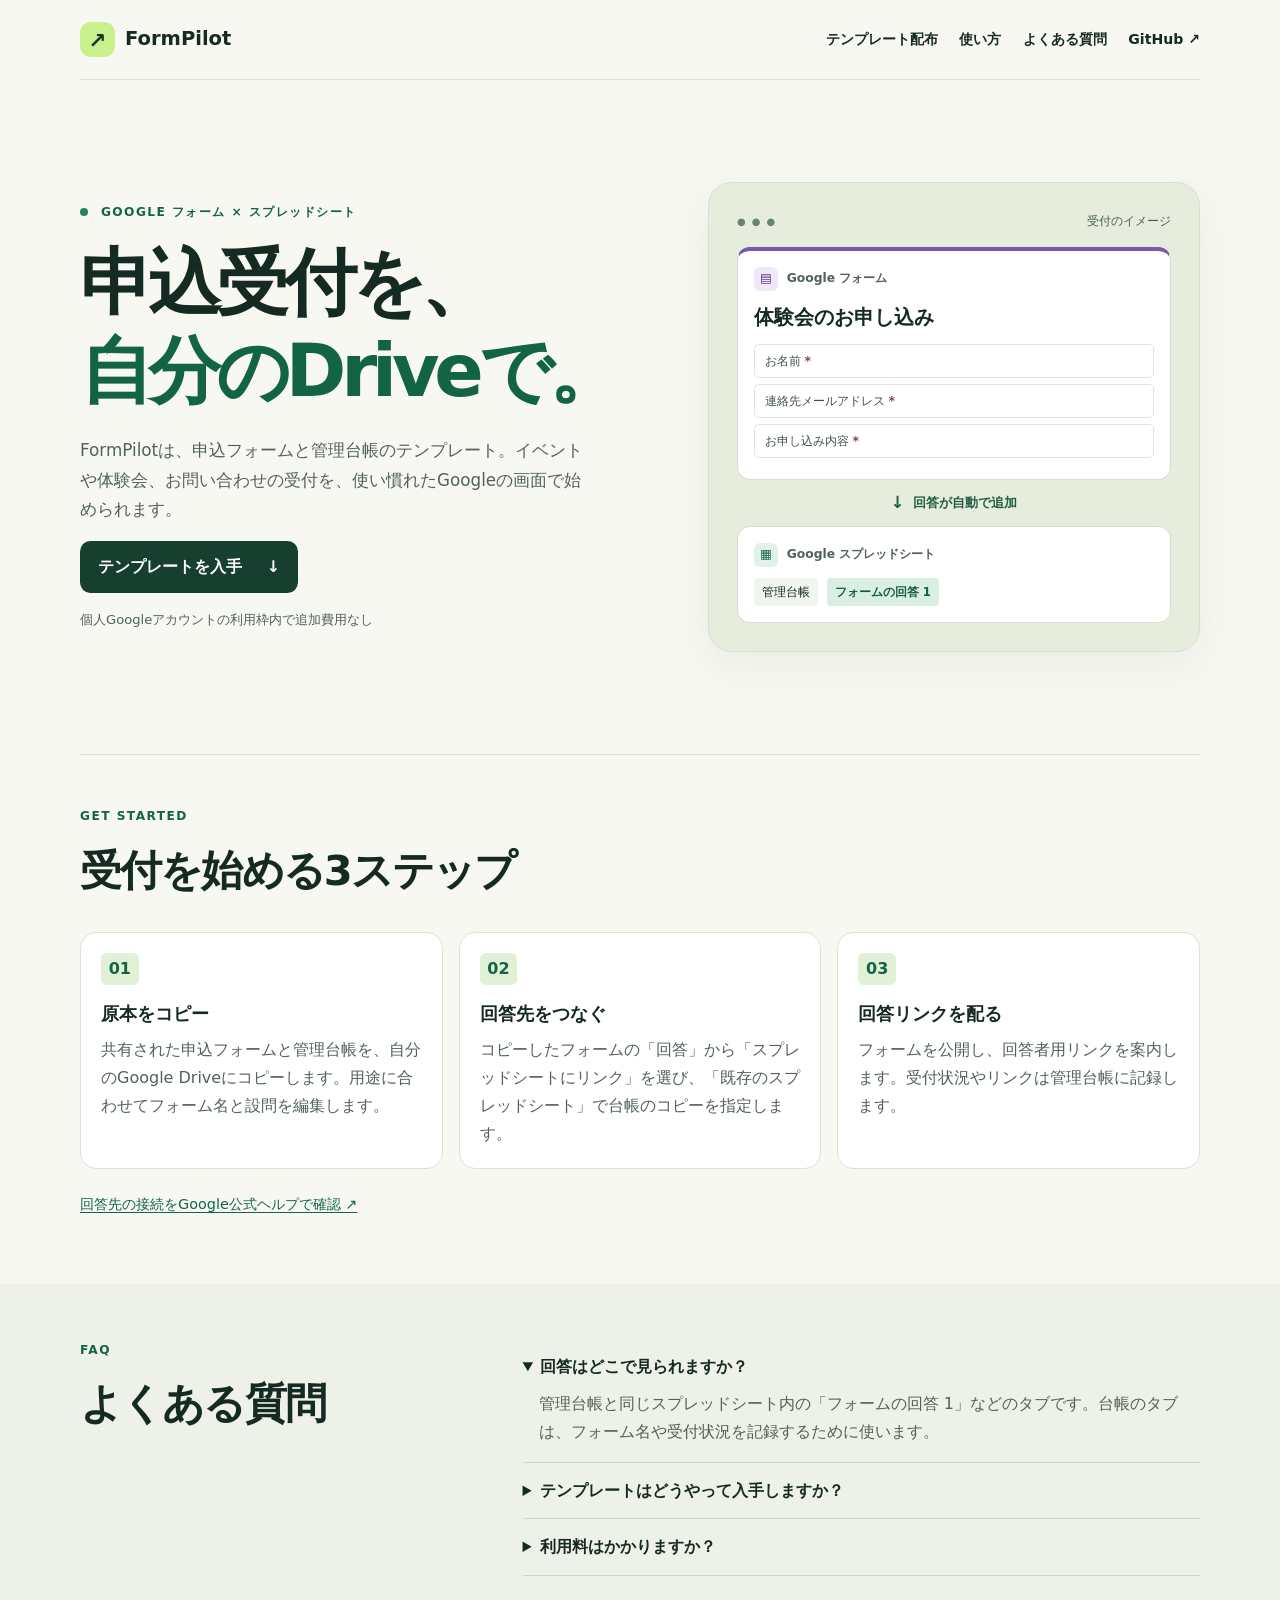
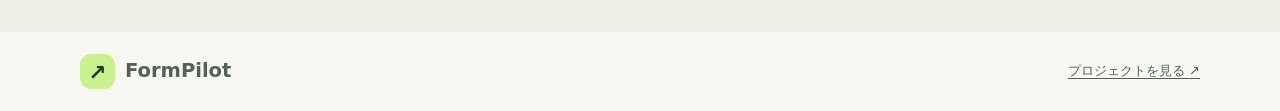
<file: index.html>
<!doctype html>
<html lang="ja">
<head>
  <meta charset="utf-8">
  <meta name="viewport" content="width=device-width,initial-scale=1">
  <meta name="description" content="FormPilotは、Googleフォームとスプレッドシートを組み合わせた申込受付テンプレートです。">
  <meta name="theme-color" content="#f7f8f2">
  <title>FormPilot｜申込受付テンプレート</title>
  <link rel="stylesheet" href="./intro.css">
</head>
<body>
  <header class="site-header wrap">
    <a class="brand" href="./"><span class="mark" aria-hidden="true">↗</span> FormPilot</a>
    <nav aria-label="メインメニュー"><a href="./templates.html">テンプレート配布</a><a href="#start">使い方</a><a href="#faq">よくある質問</a><a href="https://github.com/morigu812-svg/Form-Pilot">GitHub ↗</a></nav>
  </header>
  <main>
    <section class="hero wrap" aria-labelledby="hero-title">
      <div>
        <p class="eyebrow"><span></span> GOOGLE フォーム × スプレッドシート</p>
        <h1 id="hero-title">申込受付を、<br><em>自分のDriveで。</em></h1>
        <p class="lead">FormPilotは、申込フォームと管理台帳のテンプレート。イベントや体験会、お問い合わせの受付を、使い慣れたGoogleの画面で始められます。</p>
        <a class="button" href="./templates.html">テンプレートを入手 <span aria-hidden="true">↓</span></a>
        <p class="note">個人Googleアカウントの利用枠内で追加費用なし</p>
      </div>
      <div class="demo" aria-label="申込フォームから回答が台帳の別タブに入るイメージ">
        <div class="demo-top"><span class="dots" aria-hidden="true">● ● ●</span><span>受付のイメージ</span></div>
        <div class="form-card">
          <div class="demo-label"><span class="mini purple" aria-hidden="true">▤</span> Google フォーム</div>
          <p class="sample-title">体験会のお申し込み</p>
          <div class="sample-input">お名前 <b>*</b></div><div class="sample-input">連絡先メールアドレス <b>*</b></div><div class="sample-input">お申し込み内容 <b>*</b></div>
        </div>
        <div class="flow"><span aria-hidden="true">↓</span> 回答が自動で追加</div>
        <div class="sheet-card">
          <div class="demo-label"><span class="mini green" aria-hidden="true">▦</span> Google スプレッドシート</div>
          <div class="tabs"><span>管理台帳</span><strong>フォームの回答 1</strong></div>
        </div>
      </div>
    </section>

    <section class="section wrap" id="start" aria-labelledby="start-title">
      <div class="section-heading"><p class="eyebrow">GET STARTED</p><h2 id="start-title">受付を始める3ステップ</h2></div>
      <ol class="steps">
        <li><span class="number">01</span><h3>原本をコピー</h3><p>共有された申込フォームと管理台帳を、自分のGoogle Driveにコピーします。用途に合わせてフォーム名と設問を編集します。</p></li>
        <li><span class="number">02</span><h3>回答先をつなぐ</h3><p>コピーしたフォームの「回答」から「スプレッドシートにリンク」を選び、「既存のスプレッドシート」で台帳のコピーを指定します。</p></li>
        <li><span class="number">03</span><h3>回答リンクを配る</h3><p>フォームを公開し、回答者用リンクを案内します。受付状況やリンクは管理台帳に記録します。</p></li>
      </ol>
      <p class="guide"><a href="https://support.google.com/docs/answer/2917686?hl=ja">回答先の接続をGoogle公式ヘルプで確認 ↗</a></p>
    </section>

    <section class="faq-band" id="faq" aria-labelledby="faq-title">
      <div class="wrap faq">
        <div><p class="eyebrow">FAQ</p><h2 id="faq-title">よくある質問</h2></div>
        <div>
          <details open><summary>回答はどこで見られますか？</summary><p>管理台帳と同じスプレッドシート内の「フォームの回答 1」などのタブです。台帳のタブは、フォーム名や受付状況を記録するために使います。</p></details>
          <details><summary>テンプレートはどうやって入手しますか？</summary><p><a href="./templates.html">テンプレート配布ページ</a>から、申込フォームの作り方と管理台帳のひな形を利用できます。</p></details>
          <details><summary>利用料はかかりますか？</summary><p>Googleフォームとスプレッドシートの標準機能を使う方式です。個人Googleアカウントの利用枠内なら、FormPilot用のサーバーや独自ドメインの契約は不要です。</p></details>
        </div>
      </div>
    </section>
  </main>
  <footer class="wrap"><a class="brand" href="./"><span class="mark" aria-hidden="true">↗</span> FormPilot</a><a href="https://github.com/morigu812-svg/Form-Pilot">プロジェクトを見る ↗</a></footer>
</body>
</html>
</file>
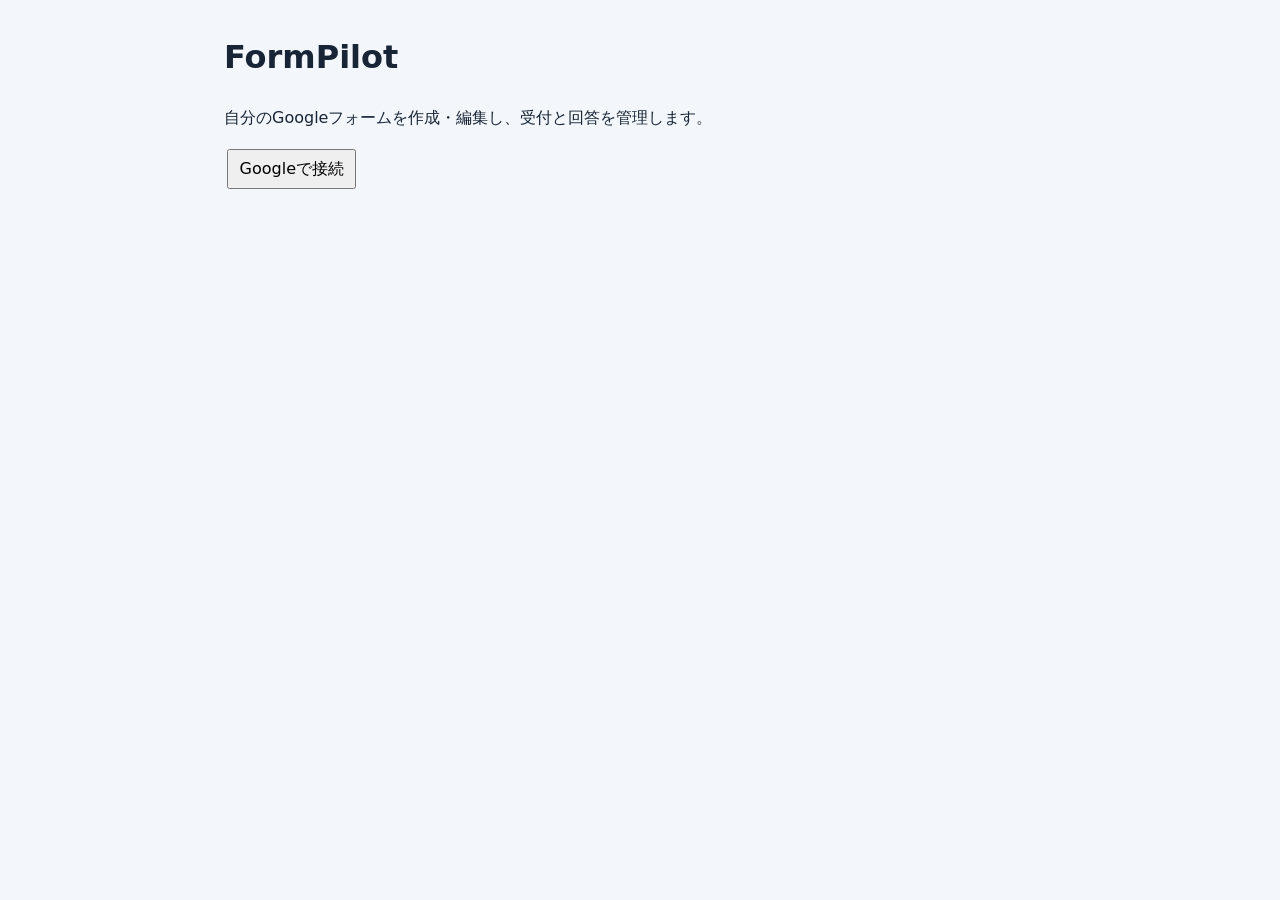
<file: legacy.html>
<!doctype html>
<html lang="ja">
<head>
  <meta charset="utf-8">
  <meta name="viewport" content="width=device-width, initial-scale=1">
  <title>FormPilot</title>
  <link rel="stylesheet" href="./style.css">
  <script src="https://accounts.google.com/gsi/client" defer></script>
  <script src="https://apis.google.com/js/api.js" defer></script>
  <script type="module" src="./app.js"></script>
</head>
<body>
  <main>
    <h1>FormPilot</h1>
    <p>自分のGoogleフォームを作成・編集し、受付と回答を管理します。</p>
    <p id="account"></p>
    <button id="connect">Googleで接続</button>
    <button id="disconnect" hidden>ログアウト</button>
    <p id="status" role="status"></p>
    <section id="dashboard" hidden>
      <h2>自分のフォーム <span id="count"></span></h2>
      <form id="create">
        <label>フォーム名 <input name="title" required maxlength="300"></label>
        <button>新規作成</button>
      </form>
      <button id="refresh">一覧を更新</button>
      <button id="import">Driveから取り込む</button>
      <button id="ledger">管理台帳を更新</button>
      <a id="ledger-link" target="_blank" rel="noopener noreferrer" hidden>管理台帳を開く</a>
      <ul id="forms"></ul>
    </section>
    <section id="detail" hidden>
      <h2>フォーム編集</h2>
      <p id="publication"></p>
      <p><a id="native" target="_blank" rel="noopener noreferrer">Google Formsで開く</a>
        <a id="responder" target="_blank" rel="noopener noreferrer" hidden>回答ページを開く</a></p>
      <div class="actions">
        <button id="start">受付開始</button>
        <button id="stop">受付停止</button>
        <button id="unpublish">非公開</button>
        <button id="sharing">リンク公開設定</button>
        <button id="trash">ゴミ箱に移動</button>
      </div>
      <form id="edit">
        <label>タイトル <input id="title" required></label>
        <label>説明 <textarea id="description"></textarea></label>
        <div id="items"></div>
        <button id="add" type="button">質問を追加</button>
        <button>編集を保存</button>
      </form>
      <h3>回答</h3>
      <button id="responses">回答を表示</button>
      <button id="more" hidden>次のページ</button>
      <pre id="answer-list" hidden></pre>
    </section>
  </main>
</body>
</html>
</file>
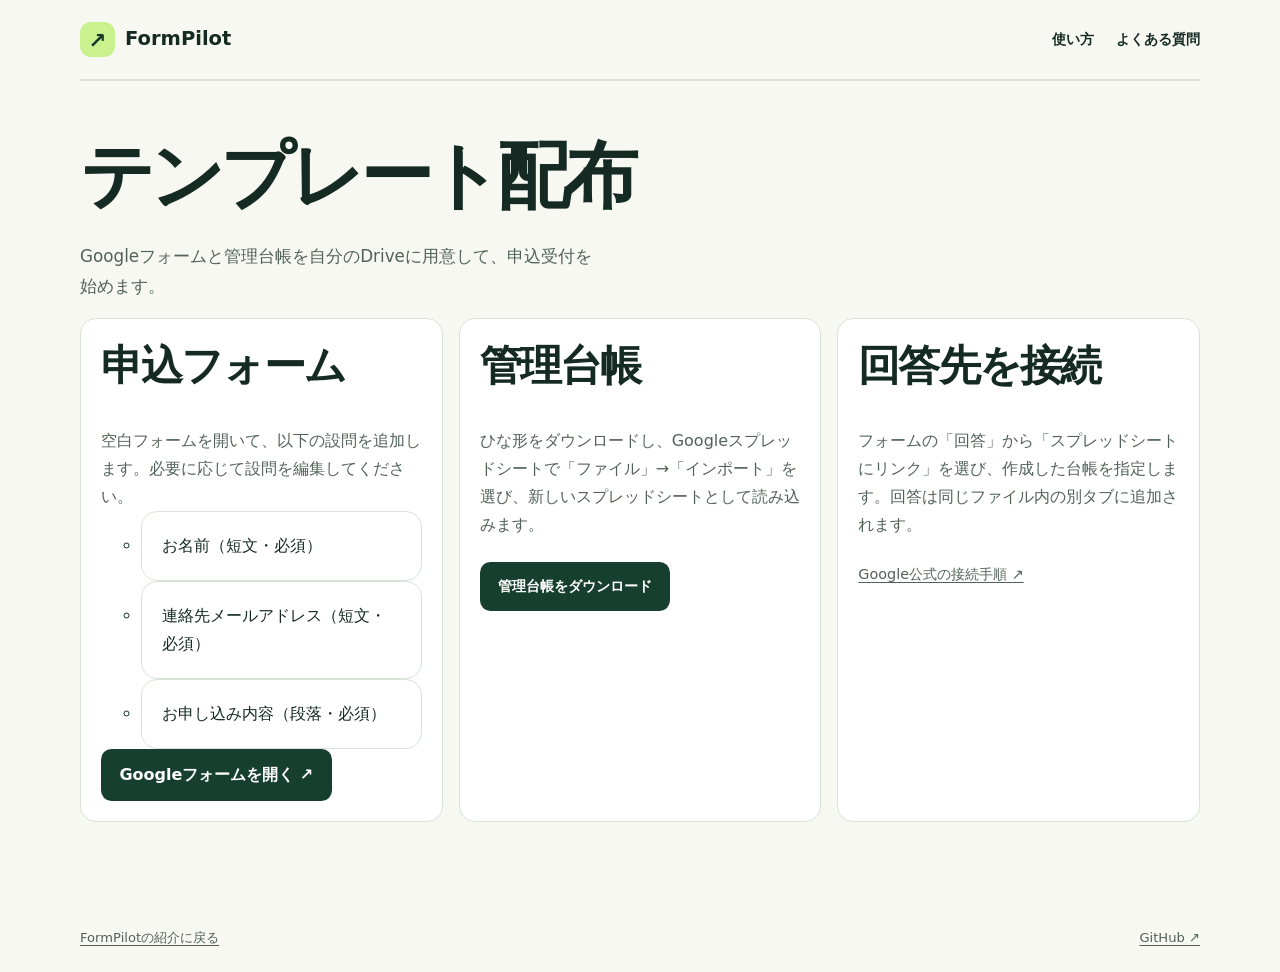
<file: templates.html>
<!doctype html>
<html lang="ja">
<head>
  <meta charset="utf-8">
  <meta name="viewport" content="width=device-width,initial-scale=1">
  <meta name="description" content="FormPilotの申込フォームと管理台帳のひな形を使って受付を始めます。">
  <title>テンプレート配布｜FormPilot</title>
  <link rel="stylesheet" href="./intro.css">
</head>
<body>
  <header class="site-header wrap">
    <a class="brand" href="./"><span class="mark" aria-hidden="true">↗</span> FormPilot</a>
    <nav aria-label="メインメニュー"><a href="./#start">使い方</a><a href="./#faq">よくある質問</a></nav>
  </header>
  <main class="wrap">
    <section class="section" aria-labelledby="title">
      <h1 id="title">テンプレート配布</h1>
      <p class="lead">Googleフォームと管理台帳を自分のDriveに用意して、申込受付を始めます。</p>
      <ol class="steps">
        <li><h2>申込フォーム</h2>
          <p>空白フォームを開いて、以下の設問を追加します。必要に応じて設問を編集してください。</p>
          <ul>
            <li>お名前（短文・必須）</li>
            <li>連絡先メールアドレス（短文・必須）</li>
            <li>お申し込み内容（段落・必須）</li>
          </ul>
          <a class="button" href="https://forms.google.com/">Googleフォームを開く ↗</a>
        </li>
        <li><h2>管理台帳</h2>
          <p>ひな形をダウンロードし、Googleスプレッドシートで「ファイル」→「インポート」を選び、新しいスプレッドシートとして読み込みます。</p>
          <p class="guide"><a class="button" href="./formpilot-ledger.tsv" download>管理台帳をダウンロード</a></p>
        </li>
        <li><h2>回答先を接続</h2>
          <p>フォームの「回答」から「スプレッドシートにリンク」を選び、作成した台帳を指定します。回答は同じファイル内の別タブに追加されます。</p>
          <p class="guide"><a href="https://support.google.com/docs/answer/2917686?hl=ja">Google公式の接続手順 ↗</a></p>
        </li>
      </ol>
    </section>
  </main>
  <footer class="wrap"><a href="./">FormPilotの紹介に戻る</a><a href="https://github.com/morigu812-svg/Form-Pilot">GitHub ↗</a></footer>
</body>
</html>
</file>
<file: intro.css>
:root{font-family:system-ui,-apple-system,"Segoe UI",sans-serif;color:#152a23;background:#f7f8f2;line-height:1.75;--ink:#152a23;--muted:#526259;--green:#136447;--line:#d9e3d8}
*{box-sizing:border-box}
body{margin:0}
a{color:inherit;text-underline-offset:.24em}
a:focus-visible,summary:focus-visible{outline:3px solid #287e56;outline-offset:5px}
.wrap{width:min(1120px,calc(100% - 64px));margin-inline:auto}
.site-header,footer{display:flex;align-items:center;justify-content:space-between;gap:1rem;padding-block:22px;border-bottom:1px solid var(--line)}
.brand{display:inline-flex;align-items:center;gap:10px;font-size:1.22rem;font-weight:800;text-decoration:none;white-space:nowrap}
.mark{display:grid;place-items:center;width:35px;height:35px;border-radius:11px;background:#c9f18d;color:#16392b;font-size:1.35rem}
nav{display:flex;gap:1.35rem;flex-wrap:wrap;font-size:.88rem;font-weight:650}
nav a{text-decoration:none}
nav a:hover{text-decoration:underline}
.hero{display:grid;grid-template-columns:1.12fr 1fr;gap:clamp(30px,6vw,90px);align-items:center;padding-block:clamp(55px,8vw,115px)}
.eyebrow{font-size:.76rem;font-weight:800;letter-spacing:.12em;color:var(--green);margin:0 0 1rem}
.eyebrow span{display:inline-block;width:8px;height:8px;border-radius:50%;background:#27835c;margin-right:.45rem}
h1,h2,h3,p{margin-top:0}
h1{font-size:clamp(2.5rem,5.7vw,5.3rem);line-height:1.2;letter-spacing:-.07em;margin-bottom:1.4rem}
h1 em{font-style:normal;color:var(--green)}
.lead{max-width:32rem;color:var(--muted);font-size:1.05rem}
.button{display:inline-flex;align-items:center;gap:1.5rem;padding:.75rem 1.15rem;border-radius:.65rem;background:#173f30;color:white;text-decoration:none;font-weight:700}
.button:hover{background:#24684d}
.note{font-size:.82rem;color:var(--muted);margin:1rem 0 0}
.demo{border-radius:1.45rem;background:#e6eddc;border:1px solid #d6e1ce;padding:clamp(16px,3vw,28px);box-shadow:0 14px 40px #284b2310}
.demo-top,.demo-label,.flow,.tabs{display:flex;align-items:center;gap:.55rem}
.demo-top{justify-content:space-between;color:#486053;font-size:.76rem;margin-bottom:.9rem}
.dots{letter-spacing:.15em;color:#668471;font-size:.62rem}
.form-card,.sheet-card{background:white;border-radius:.8rem;padding:1rem;border:1px solid #d4ded2}
.form-card{border-top:4px solid #7957aa}
.demo-label{font-size:.77rem;color:var(--muted);font-weight:700}
.mini{display:grid;place-items:center;width:24px;height:24px;border-radius:6px}
.purple{background:#f0e7f9;color:#5a3288}
.green{background:#e1f2e8;color:#126145}
.sample-title{font-size:1.22rem;font-weight:800;margin:.6rem 0}
.sample-input{padding:.32rem .6rem;border:1px solid #e0e5df;border-radius:.3rem;margin:.35rem 0;color:#40524a;font-size:.78rem}
.sample-input b{color:#963b58}
.flow{justify-content:center;padding:.5rem;color:#225e46;font-size:.8rem;font-weight:700}
.flow span{font-size:1.05rem}
.tabs{margin-top:.7rem;flex-wrap:wrap;font-size:.73rem}
.tabs>*{background:#f2f4ef;padding:.23rem .5rem;border-radius:.25rem}
.tabs strong{background:#d8efe1;color:#185d43}
.section{padding:3.2rem 0 4.2rem;border-top:1px solid var(--line)}
h2{font-size:clamp(1.55rem,3.5vw,2.6rem);line-height:1.3;letter-spacing:-.045em}
.steps{list-style:none;padding:0;display:grid;grid-template-columns:repeat(3,1fr);gap:1rem}
.steps li{background:#fff;border:1px solid var(--line);border-radius:1rem;padding:1.25rem}
.number{display:inline-block;font-weight:800;color:var(--green);background:#e1f1d6;padding:.13rem .48rem;border-radius:.35rem;margin-bottom:.8rem}
h3{font-size:1.13rem;margin-bottom:.4rem}
.steps p,.faq p:not(.eyebrow){color:var(--muted);margin-bottom:0}
.guide{font-size:.9rem;color:var(--green);margin:1.4rem 0 0}
.faq-band{background:#edf1e7;padding:3.5rem 0}
.faq{display:grid;grid-template-columns:1fr 1.65fr;gap:2rem}
details{border-bottom:1px solid #cbd8cc;padding:.85rem 0}
summary{font-weight:720;cursor:pointer}
details p{padding:.55rem 0 .15rem 1rem}
footer{border-bottom:0;color:var(--muted);font-size:.82rem}
@media(max-width:760px){.wrap{width:calc(100% - 32px)}.hero,.faq,.steps{grid-template-columns:1fr}.hero{padding-block:46px;gap:26px}.faq{gap:.3rem}.section{padding-block:2.5rem}.site-header{align-items:flex-start}nav{gap:.3rem .75rem;justify-content:flex-end}h2{margin-bottom:1rem}}
</file>
<file: style.css>
:root { font: 16px/1.6 system-ui, sans-serif; color: #182536; background: #f3f6fa; }
main { max-width: 52rem; margin: 2rem auto; padding: 0 1rem; }
section { margin: 1rem 0; padding: 1.25rem; border-radius: .75rem; background: white; }
button, input, textarea, select { font: inherit; }
button { padding: .3rem .65rem; margin: .2rem; cursor: pointer; }
button:disabled { cursor: default; }
#edit label { display: block; margin: .5rem 0; }
#edit input:not([type=checkbox]), textarea { box-sizing: border-box; width: 100%; }
fieldset { margin: .75rem 0; border: 1px solid #bdc7d1; border-radius: .4rem; }
pre { white-space: pre-wrap; overflow-wrap: anywhere; background: #f3f6fa; padding: 1rem; }
#status { min-height: 1.6em; }
[hidden] { display: none !important; }
</file>
